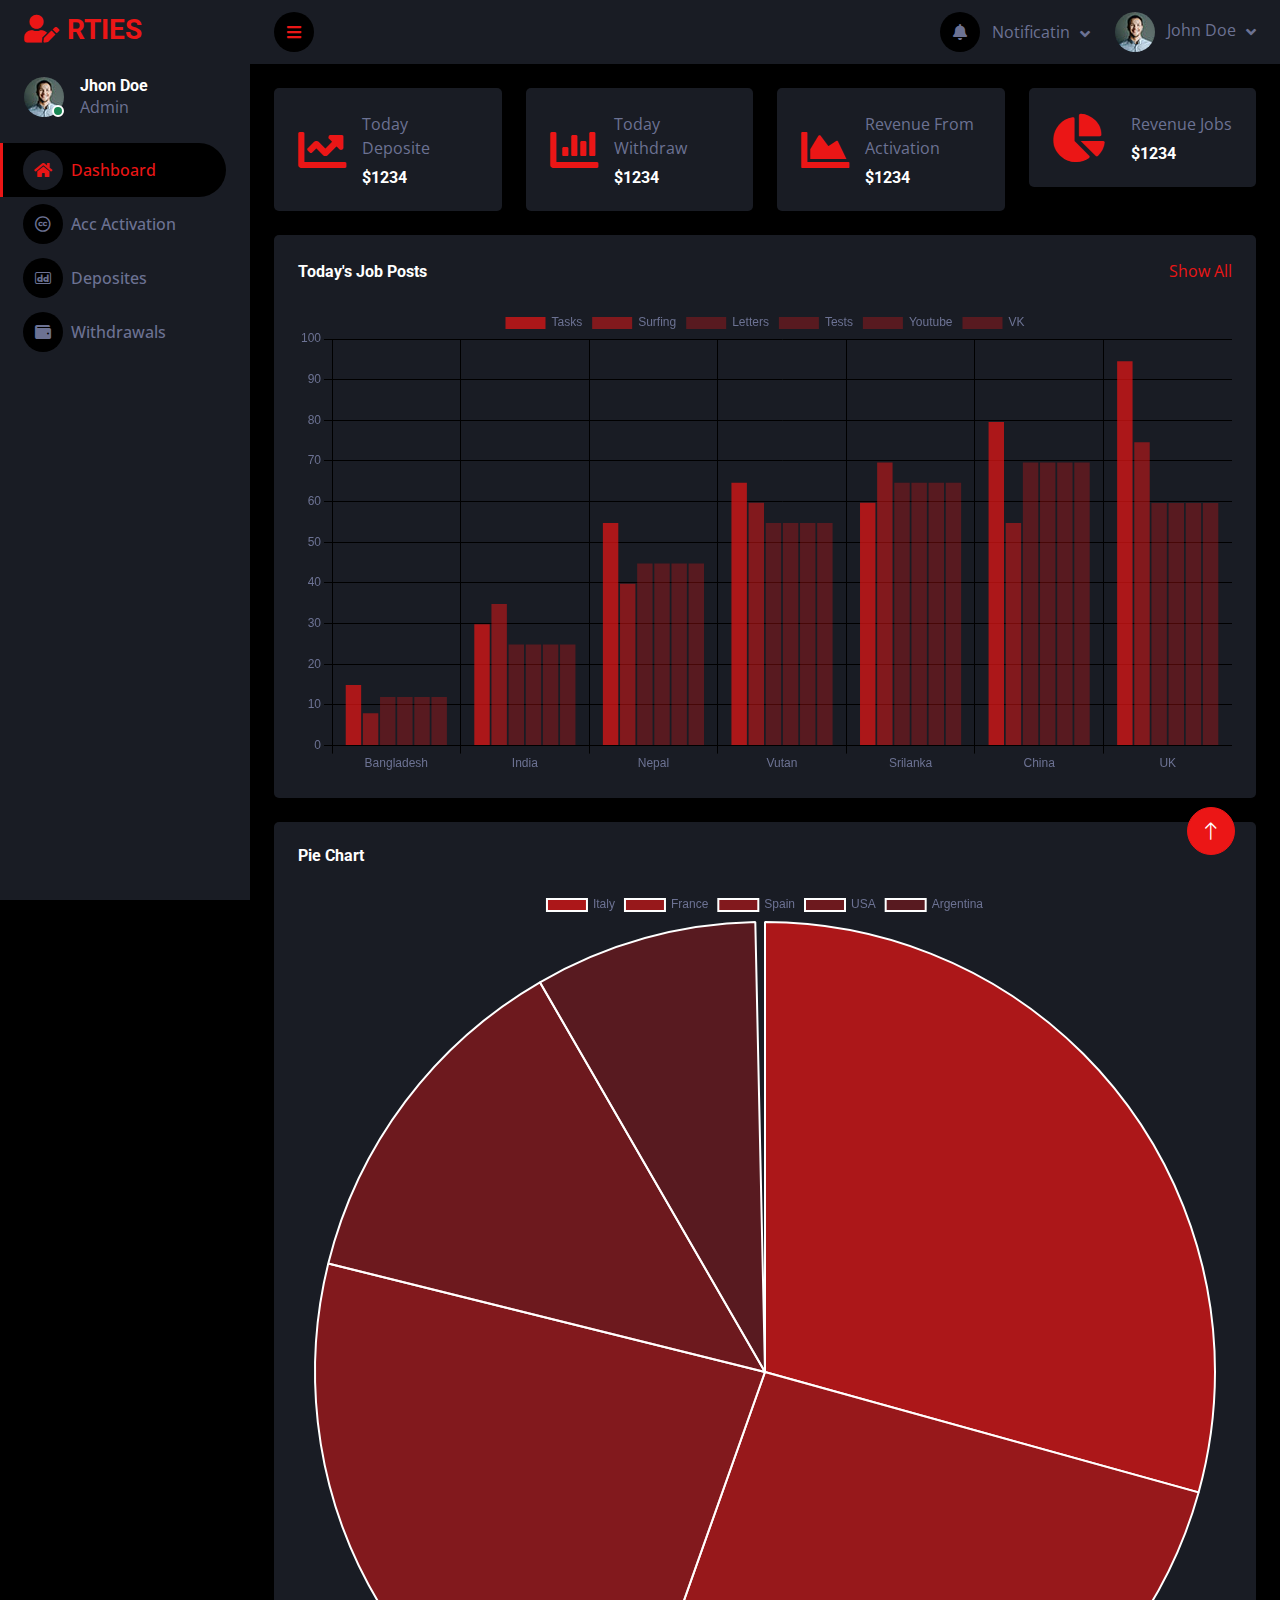
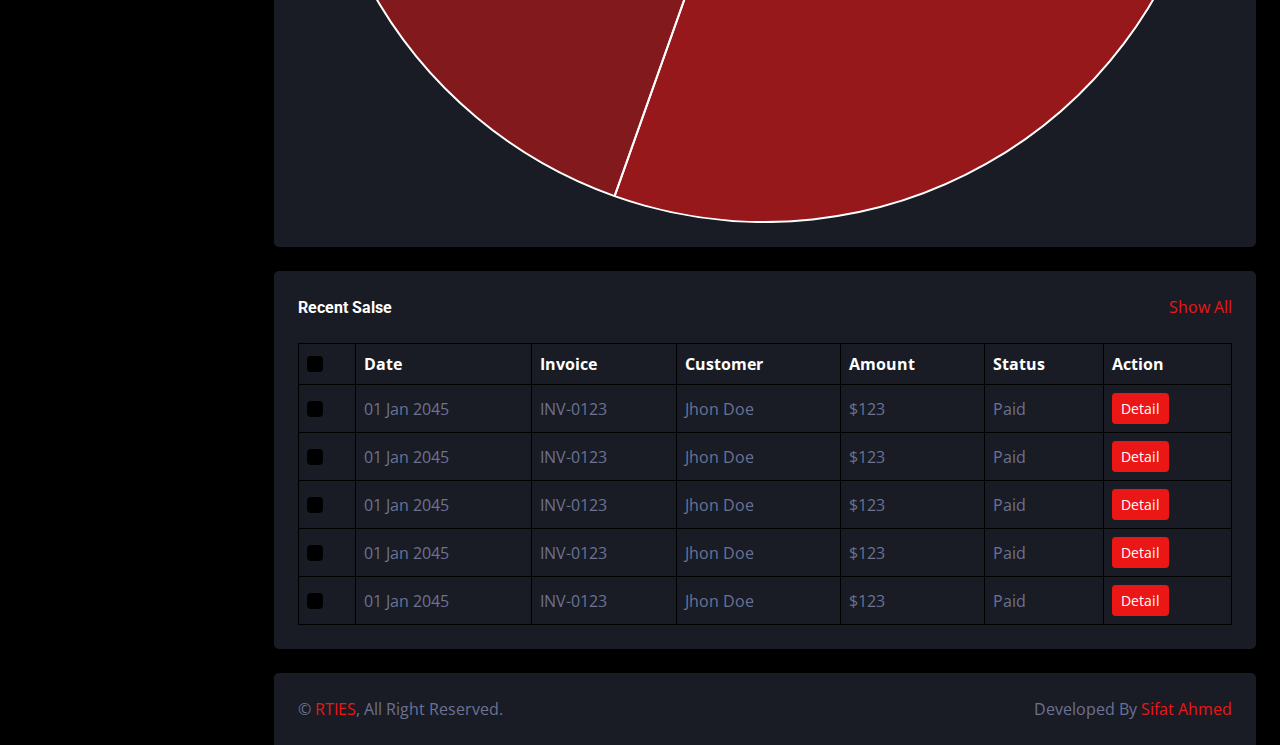
<file: adminrties.biz235/index.html>
<!DOCTYPE html>
<html lang="en">

<head>
    <meta charset="utf-8">
    <title>RTIES Admin</title>
    <meta content="width=device-width, initial-scale=1.0" name="viewport">
    <meta content="" name="keywords">
    <meta content="" name="description">

    <!-- Favicon -->
    <link href="/assets/images/favicon.png" rel="icon">

    <!-- Google Web Fonts -->
    <link rel="preconnect" href="https://fonts.googleapis.com">
    <link rel="preconnect" href="https://fonts.gstatic.com" crossorigin>
    <link href="https://fonts.googleapis.com/css2?family=Open+Sans:wght@400;600&family=Roboto:wght@500;700&display=swap"
        rel="stylesheet">

    <!-- Icon Font Stylesheet -->
    <link href="https://cdnjs.cloudflare.com/ajax/libs/font-awesome/5.10.0/css/all.min.css" rel="stylesheet">
    <link href="https://cdn.jsdelivr.net/npm/bootstrap-icons@1.4.1/font/bootstrap-icons.css" rel="stylesheet">

    <!-- Libraries Stylesheet -->
    <link href="lib/owlcarousel/assets/owl.carousel.min.css" rel="stylesheet">
    <link href="lib/tempusdominus/css/tempusdominus-bootstrap-4.min.css" rel="stylesheet" />

    <!-- Customized Bootstrap Stylesheet -->
    <link href="css/bootstrap.min.css" rel="stylesheet">

    <!-- Template Stylesheet -->
    <link href="css/style.css" rel="stylesheet">
</head>

<body>
    <div class="container-fluid position-relative d-flex p-0">
        <!-- Spinner Start -->
        <div id="spinner"
            class="show bg-dark position-fixed translate-middle w-100 vh-100 top-50 start-50 d-flex align-items-center justify-content-center">
            <div class="spinner-border text-primary" style="width: 3rem; height: 3rem;" role="status">
                <span class="sr-only">Loading...</span>
            </div>
        </div>
        <!-- Spinner End -->


        <!-- Sidebar Start -->
        <div class="sidebar pe-4 pb-3">
            <nav class="navbar bg-secondary navbar-dark">
                <a href="index.html" class="navbar-brand mx-4 mb-3">
                    <h3 class="text-primary"><i class="fa fa-user-edit me-2"></i>RTIES</h3>
                </a>
                <div class="d-flex align-items-center ms-4 mb-4">
                    <div class="position-relative">
                        <img class="rounded-circle" src="img/user.jpg" alt="" style="width: 40px; height: 40px;">
                        <div
                            class="bg-success rounded-circle border border-2 border-white position-absolute end-0 bottom-0 p-1">
                        </div>
                    </div>
                    <div class="ms-3">
                        <h6 class="mb-0">Jhon Doe</h6>
                        <span>Admin</span>
                    </div>
                </div>
                <div class="navbar-nav w-100">
                    <a href="index.html" class="nav-item nav-link active"><i class="fas fa-home me-2"></i>Dashboard</a>
                    <a href="acc-activation.html" class="nav-item nav-link"><i
                            class="fab fa-creative-commons me-2"></i>Acc
                        Activation</a>
                    <a href="deposite.html" class="nav-item nav-link"><i class="fab fa-deploydog me-2"></i>Deposites</a>
                    <a href="withdrawals.html" class="nav-item nav-link"><i
                            class="fas fa-wallet me-2"></i>Withdrawals</a>
                </div>
            </nav>
        </div>
        <!-- Sidebar End -->


        <!-- Content Start -->
        <div class="content">
            <!-- Navbar Start -->
            <nav class="navbar navbar-expand bg-secondary navbar-dark sticky-top px-4 py-0">
                <a href="index.html" class="navbar-brand d-flex d-lg-none me-4">
                    <h2 class="text-primary mb-0"><i class="fa fa-user-edit"></i></h2>
                </a>
                <a href="#" class="sidebar-toggler flex-shrink-0">
                    <i class="fa fa-bars"></i>
                </a>
                <div class="navbar-nav align-items-center ms-auto">
                    <div class="nav-item dropdown">
                        <a href="#" class="nav-link dropdown-toggle" data-bs-toggle="dropdown">
                            <i class="fa fa-bell me-lg-2"></i>
                            <span class="d-none d-lg-inline-flex">Notificatin</span>
                        </a>
                        <div class="dropdown-menu dropdown-menu-end bg-secondary border-0 rounded-0 rounded-bottom m-0">
                            <a href="#" class="dropdown-item">
                                <h6 class="fw-normal mb-0">Profile updated</h6>
                                <small>15 minutes ago</small>
                            </a>
                            <hr class="dropdown-divider">
                            <a href="#" class="dropdown-item">
                                <h6 class="fw-normal mb-0">New user added</h6>
                                <small>15 minutes ago</small>
                            </a>
                            <hr class="dropdown-divider">
                            <a href="#" class="dropdown-item">
                                <h6 class="fw-normal mb-0">Password changed</h6>
                                <small>15 minutes ago</small>
                            </a>
                            <hr class="dropdown-divider">
                            <a href="#" class="dropdown-item text-center">See all notifications</a>
                        </div>
                    </div>
                    <div class="nav-item dropdown">
                        <a href="#" class="nav-link dropdown-toggle" data-bs-toggle="dropdown">
                            <img class="rounded-circle me-lg-2" src="img/user.jpg" alt=""
                                style="width: 40px; height: 40px;">
                            <span class="d-none d-lg-inline-flex">John Doe</span>
                        </a>
                        <div class="dropdown-menu dropdown-menu-end bg-secondary border-0 rounded-0 rounded-bottom m-0">
                            <a href="#" class="dropdown-item">My Profile</a>
                            <a href="#" class="dropdown-item">Settings</a>
                            <a href="#" class="dropdown-item">Log Out</a>
                        </div>
                    </div>
                </div>
            </nav>
            <!-- Navbar End -->


            <!-- Sale & Revenue Start -->
            <div class="container-fluid pt-4 px-4">
                <div class="row g-4">
                    <div class="col-sm-6 col-xl-3">
                        <div class="bg-secondary rounded d-flex align-items-center justify-content-between p-4">
                            <i class="fa fa-chart-line fa-3x text-primary"></i>
                            <div class="ms-3">
                                <p class="mb-2">Today Deposite</p>
                                <h6 class="mb-0">$1234</h6>
                            </div>
                        </div>
                    </div>
                    <div class="col-sm-6 col-xl-3">
                        <div class="bg-secondary rounded d-flex align-items-center justify-content-between p-4">
                            <i class="fa fa-chart-bar fa-3x text-primary"></i>
                            <div class="ms-3">
                                <p class="mb-2">Today Withdraw</p>
                                <h6 class="mb-0">$1234</h6>
                            </div>
                        </div>
                    </div>
                    <div class="col-sm-6 col-xl-3">
                        <div class="bg-secondary rounded d-flex align-items-center justify-content-between p-4">
                            <i class="fa fa-chart-area fa-3x text-primary"></i>
                            <div class="ms-3">
                                <p class="mb-2">Revenue From Activation</p>
                                <h6 class="mb-0">$1234</h6>
                            </div>
                        </div>
                    </div>
                    <div class="col-sm-6 col-xl-3">
                        <div class="bg-secondary rounded d-flex align-items-center justify-content-between p-4">
                            <i class="fa fa-chart-pie fa-3x text-primary"></i>
                            <div class="ms-3">
                                <p class="mb-2">Revenue Jobs</p>
                                <h6 class="mb-0">$1234</h6>
                            </div>
                        </div>
                    </div>
                </div>
            </div>
            <!-- Sale & Revenue End -->


            <!-- Sales Chart Start -->
            <div class="container-fluid pt-4 px-4">
                <div class="row g-4">
                    <div class="col-sm-12 col-xxl-8">
                        <div class="bg-secondary text-center rounded p-4">
                            <div class="d-flex align-items-center justify-content-between mb-4">
                                <h6 class="mb-0">Today's Job Posts</h6>
                                <a href="">Show All</a>
                            </div>
                            <canvas id="todays-job-posts"></canvas>
                        </div>
                    </div>
                    <div class="col-sm-12 col-xxl-4">
                        <div class="bg-secondary rounded h-100 p-4">
                            <h6 class="mb-4">Pie Chart</h6>
                            <canvas id="pie-chart"></canvas>
                        </div>
                    </div>
                </div>
            </div>
            <!-- Sales Chart End -->


            <!-- Recent Sales Start -->
            <div class="container-fluid pt-4 px-4">
                <div class="bg-secondary text-center rounded p-4">
                    <div class="d-flex align-items-center justify-content-between mb-4">
                        <h6 class="mb-0">Recent Salse</h6>
                        <a href="">Show All</a>
                    </div>
                    <div class="table-responsive">
                        <table class="table text-start align-middle table-bordered table-hover mb-0">
                            <thead>
                                <tr class="text-white">
                                    <th scope="col"><input class="form-check-input" type="checkbox"></th>
                                    <th scope="col">Date</th>
                                    <th scope="col">Invoice</th>
                                    <th scope="col">Customer</th>
                                    <th scope="col">Amount</th>
                                    <th scope="col">Status</th>
                                    <th scope="col">Action</th>
                                </tr>
                            </thead>
                            <tbody>
                                <tr>
                                    <td><input class="form-check-input" type="checkbox"></td>
                                    <td>01 Jan 2045</td>
                                    <td>INV-0123</td>
                                    <td>Jhon Doe</td>
                                    <td>$123</td>
                                    <td>Paid</td>
                                    <td><a class="btn btn-sm btn-primary" href="">Detail</a></td>
                                </tr>
                                <tr>
                                    <td><input class="form-check-input" type="checkbox"></td>
                                    <td>01 Jan 2045</td>
                                    <td>INV-0123</td>
                                    <td>Jhon Doe</td>
                                    <td>$123</td>
                                    <td>Paid</td>
                                    <td><a class="btn btn-sm btn-primary" href="">Detail</a></td>
                                </tr>
                                <tr>
                                    <td><input class="form-check-input" type="checkbox"></td>
                                    <td>01 Jan 2045</td>
                                    <td>INV-0123</td>
                                    <td>Jhon Doe</td>
                                    <td>$123</td>
                                    <td>Paid</td>
                                    <td><a class="btn btn-sm btn-primary" href="">Detail</a></td>
                                </tr>
                                <tr>
                                    <td><input class="form-check-input" type="checkbox"></td>
                                    <td>01 Jan 2045</td>
                                    <td>INV-0123</td>
                                    <td>Jhon Doe</td>
                                    <td>$123</td>
                                    <td>Paid</td>
                                    <td><a class="btn btn-sm btn-primary" href="">Detail</a></td>
                                </tr>
                                <tr>
                                    <td><input class="form-check-input" type="checkbox"></td>
                                    <td>01 Jan 2045</td>
                                    <td>INV-0123</td>
                                    <td>Jhon Doe</td>
                                    <td>$123</td>
                                    <td>Paid</td>
                                    <td><a class="btn btn-sm btn-primary" href="">Detail</a></td>
                                </tr>
                            </tbody>
                        </table>
                    </div>
                </div>
            </div>
            <!-- Recent Sales End -->


            <!-- Footer Start -->
            <div class="container-fluid pt-4 px-4">
                <div class="bg-secondary rounded-top p-4">
                    <div class="row">
                        <div class="col-12 col-sm-6 text-center text-sm-start">
                            &copy; <a href="#">RTIES</a>, All Right Reserved.
                        </div>
                        <div class="col-12 col-sm-6 text-center text-sm-end">
                            Developed By <a href="https://sifatahmed.com">Sifat Ahmed</a>
                        </div>
                    </div>
                </div>
            </div>
            <!-- Footer End -->
        </div>
        <!-- Content End -->


        <!-- Back to Top -->
        <a href="#" class="btn btn-lg btn-primary btn-lg-square back-to-top"><i class="bi bi-arrow-up"></i></a>
    </div>

    <!-- JavaScript Libraries -->
    <script src="https://code.jquery.com/jquery-3.4.1.min.js"></script>
    <script src="https://cdn.jsdelivr.net/npm/bootstrap@5.0.0/dist/js/bootstrap.bundle.min.js"></script>
    <script src="lib/chart/chart.min.js"></script>
    <script src="lib/easing/easing.min.js"></script>
    <script src="lib/waypoints/waypoints.min.js"></script>
    <script src="lib/owlcarousel/owl.carousel.min.js"></script>
    <script src="lib/tempusdominus/js/moment.min.js"></script>
    <script src="lib/tempusdominus/js/moment-timezone.min.js"></script>
    <script src="lib/tempusdominus/js/tempusdominus-bootstrap-4.min.js"></script>

    <!-- Template Javascript -->
    <script src="js/main.js"></script>
    <script>
        var todaysJobPosts1 = $("#todays-job-posts").get(0).getContext("2d");
        var todaysJobPosts = new Chart(todaysJobPosts1, {
            type: "bar",
            data: {
                labels: ["Bangladesh", "India", "Nepal", "Vutan", "Srilanka", "China", "UK"],
                datasets: [{
                    label: "Tasks",
                    data: [15, 30, 55, 65, 60, 80, 95],
                    backgroundColor: "rgba(235, 22, 22, .7)"
                },
                {
                    label: "Surfing",
                    data: [8, 35, 40, 60, 70, 55, 75],
                    backgroundColor: "rgba(235, 22, 22, .5)"
                },
                {
                    label: "Letters",
                    data: [12, 25, 45, 55, 65, 70, 60],
                    backgroundColor: "rgba(235, 22, 22, .3)"
                },
                {
                    label: "Tests",
                    data: [12, 25, 45, 55, 65, 70, 60],
                    backgroundColor: "rgba(235, 22, 22, .3)"
                },
                {
                    label: "Youtube",
                    data: [12, 25, 45, 55, 65, 70, 60],
                    backgroundColor: "rgba(235, 22, 22, .3)"
                },
                {
                    label: "VK",
                    data: [12, 25, 45, 55, 65, 70, 60],
                    backgroundColor: "rgba(235, 22, 22, .3)"
                }
                ]
            },
            options: {
                responsive: true
            }
        });
    </script>
</body>

</html>
</file>
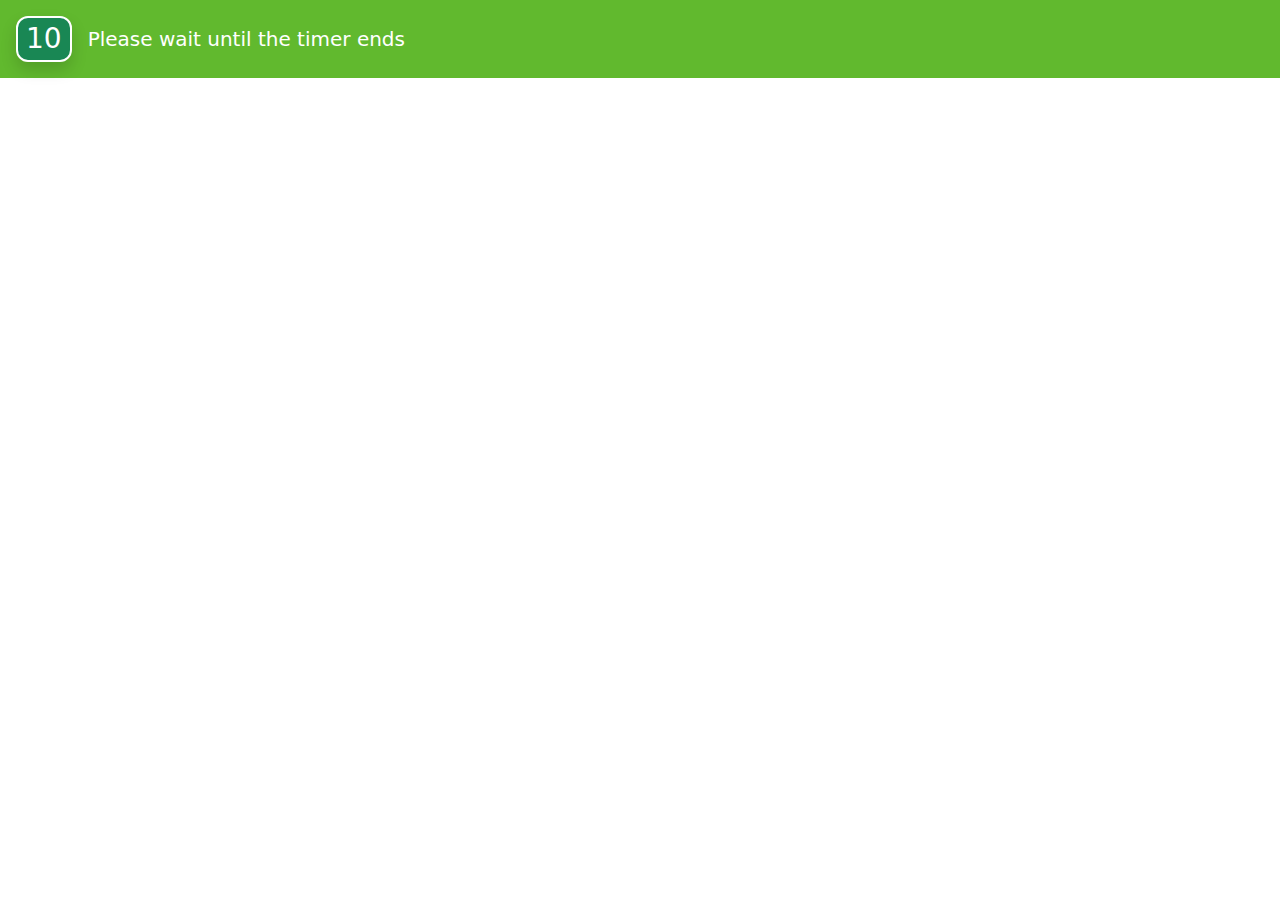
<file: yt-vid.html>
<!DOCTYPE html>
<html lang="en">

<head>
    <meta charset="UTF-8">
    <meta name="viewport" content="width=device-width, initial-scale=1.0">
    <title>RTIES Free Online Earning Platform | Best Microjob Site</title>
    <link rel="shortcut icon" href="assets/images/favicon.png" type="image/x-icon">
    <!-- bootstrap link start -->
    <link rel="stylesheet" href="assets/css/bootstrap.min.css">
    <link rel="stylesheet" href="https://cdn.jsdelivr.net/npm/bootstrap-icons@1.11.2/font/bootstrap-icons.min.css">
    <!-- bootstrap link end -->
    <!-- custom css style start -->
    <link rel="stylesheet" href="assets/css/style.css">
    <!-- custom css style end -->
</head>

<body class="overflow-hidden">
    <header class="w-100 p-3 bg-primary d-flex gap-3 align-items-center">
        <span id="timer" data-time="10" class="bg-success shadow border-2 border border-white fs-3 text-white px-2 py-0 d-flex justify-content-center align-items-center" style="width: fit-content; border-radius: 12px; pointer-events: none;">
            10
        </span>
        <p class="p-0 m-0 text-white fs-5">Please wait until the timer ends</p>
    </header>
    <!-- <button>Hello</button> -->
    <iframe id="myIframe" src="https://www.youtube.com/embed/tU40ypO6Ohw?si=xuFnDj1e0rLkumUd" class="position-fixed w-100" style="height: calc(100% - 78px); top: 78px; left: 0;" title="YouTube video player" frameborder="0" allow="accelerometer; autoplay; clipboard-write; encrypted-media; gyroscope; picture-in-picture; web-share" allowfullscreen></iframe>

    <!--  -->



    <!-- bootstrap start -->
    <script src="assets/js/bootstrap.bundle.min.js"></script>
    <!-- bootstrap end -->
    <!-- jquery start -->
    <script src="assets/js/jquery.min.js"></script>
    <!-- jquery end -->
    <!-- custom javascript start -->
    <script src="assets/js/timerjs.js"></script>
    <script src="assets/js/app.js"></script>
    <!-- custom javascript end -->
</body>

</html>
</file>
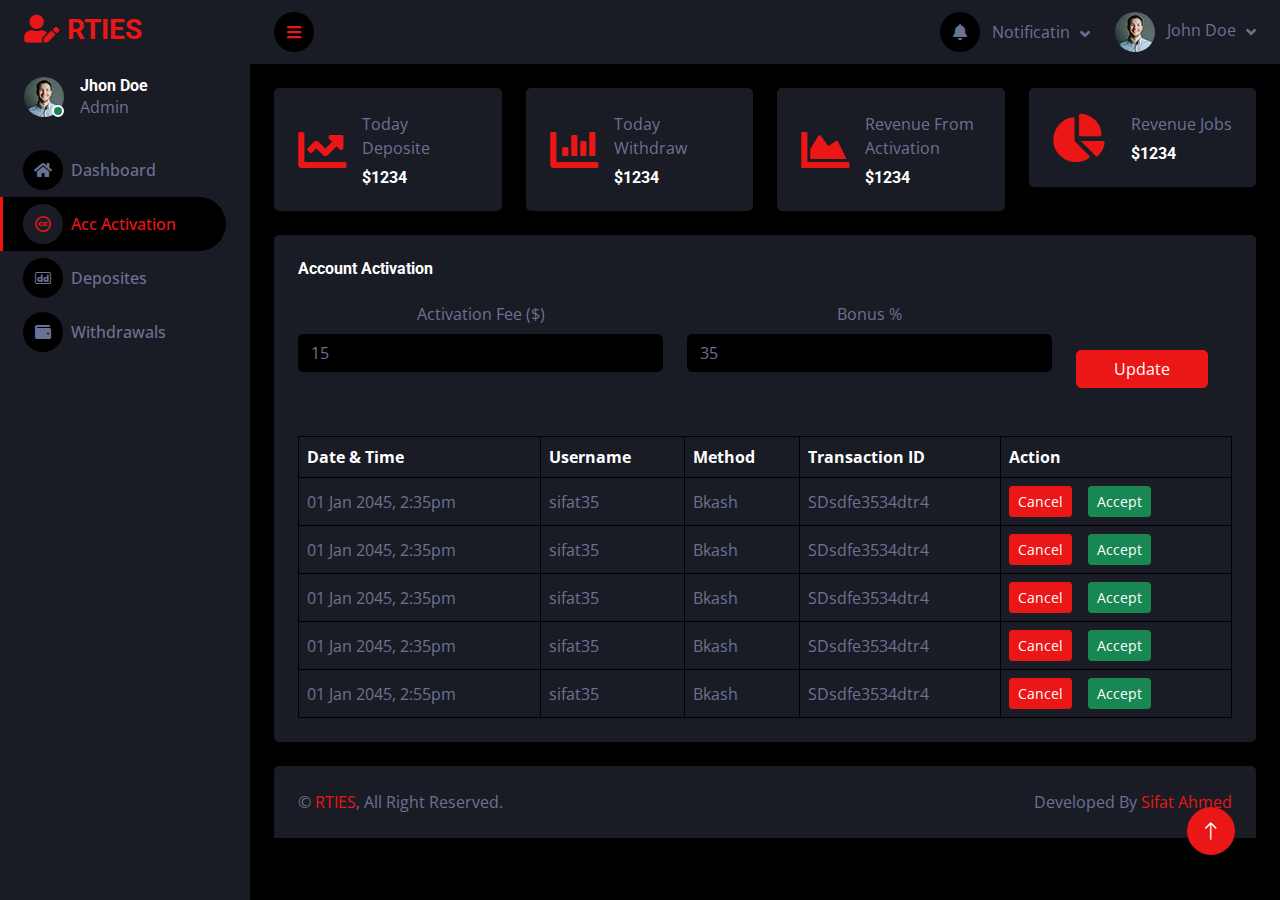
<file: adminrties.biz235/acc-activation.html>
<!DOCTYPE html>
<html lang="en">

<head>
    <meta charset="utf-8">
    <title>RTIES Account Activation</title>
    <meta content="width=device-width, initial-scale=1.0" name="viewport">
    <meta content="" name="keywords">
    <meta content="" name="description">

    <!-- Favicon -->
    <link href="/assets/images/favicon.png" rel="icon">

    <!-- Google Web Fonts -->
    <link rel="preconnect" href="https://fonts.googleapis.com">
    <link rel="preconnect" href="https://fonts.gstatic.com" crossorigin>
    <link href="https://fonts.googleapis.com/css2?family=Open+Sans:wght@400;600&family=Roboto:wght@500;700&display=swap"
        rel="stylesheet">

    <!-- Icon Font Stylesheet -->
    <link href="https://cdnjs.cloudflare.com/ajax/libs/font-awesome/5.10.0/css/all.min.css" rel="stylesheet">
    <link href="https://cdn.jsdelivr.net/npm/bootstrap-icons@1.4.1/font/bootstrap-icons.css" rel="stylesheet">

    <!-- Libraries Stylesheet -->
    <link href="lib/owlcarousel/assets/owl.carousel.min.css" rel="stylesheet">
    <link href="lib/tempusdominus/css/tempusdominus-bootstrap-4.min.css" rel="stylesheet" />

    <!-- Customized Bootstrap Stylesheet -->
    <link href="css/bootstrap.min.css" rel="stylesheet">

    <!-- Template Stylesheet -->
    <link href="css/style.css" rel="stylesheet">
    <link rel="stylesheet" href="//cdn.datatables.net/1.13.7/css/jquery.dataTables.min.css">
</head>

<body>
    <div class="container-fluid position-relative d-flex p-0">
        <!-- Spinner Start -->
        <div id="spinner"
            class="show bg-dark position-fixed translate-middle w-100 vh-100 top-50 start-50 d-flex align-items-center justify-content-center">
            <div class="spinner-border text-primary" style="width: 3rem; height: 3rem;" role="status">
                <span class="sr-only">Loading...</span>
            </div>
        </div>
        <!-- Spinner End -->


        <!-- Sidebar Start -->
        <div class="sidebar pe-4 pb-3">
            <nav class="navbar bg-secondary navbar-dark">
                <a href="index.html" class="navbar-brand mx-4 mb-3">
                    <h3 class="text-primary"><i class="fa fa-user-edit me-2"></i>RTIES</h3>
                </a>
                <div class="d-flex align-items-center ms-4 mb-4">
                    <div class="position-relative">
                        <img class="rounded-circle" src="img/user.jpg" alt="" style="width: 40px; height: 40px;">
                        <div
                            class="bg-success rounded-circle border border-2 border-white position-absolute end-0 bottom-0 p-1">
                        </div>
                    </div>
                    <div class="ms-3">
                        <h6 class="mb-0">Jhon Doe</h6>
                        <span>Admin</span>
                    </div>
                </div>
                <div class="navbar-nav w-100">
                    <a href="index.html" class="nav-item nav-link"><i class="fas fa-home me-2"></i>Dashboard</a>
                    <a href="acc-activation.html" class="nav-item nav-link active"><i
                            class="fab fa-creative-commons me-2"></i>Acc
                        Activation</a>
                    <a href="deposite.html" class="nav-item nav-link"><i class="fab fa-deploydog me-2"></i>Deposites</a>
                    <a href="withdrawals.html" class="nav-item nav-link"><i
                            class="fas fa-wallet me-2"></i>Withdrawals</a>
                </div>
            </nav>
        </div>
        <!-- Sidebar End -->


        <!-- Content Start -->
        <div class="content">
            <!-- Navbar Start -->
            <nav class="navbar navbar-expand bg-secondary navbar-dark sticky-top px-4 py-0">
                <a href="index.html" class="navbar-brand d-flex d-lg-none me-4">
                    <h2 class="text-primary mb-0"><i class="fa fa-user-edit"></i></h2>
                </a>
                <a href="#" class="sidebar-toggler flex-shrink-0">
                    <i class="fa fa-bars"></i>
                </a>
                <div class="navbar-nav align-items-center ms-auto">
                    <div class="nav-item dropdown">
                        <a href="#" class="nav-link dropdown-toggle" data-bs-toggle="dropdown">
                            <i class="fa fa-bell me-lg-2"></i>
                            <span class="d-none d-lg-inline-flex">Notificatin</span>
                        </a>
                        <div class="dropdown-menu dropdown-menu-end bg-secondary border-0 rounded-0 rounded-bottom m-0">
                            <a href="#" class="dropdown-item">
                                <h6 class="fw-normal mb-0">Profile updated</h6>
                                <small>15 minutes ago</small>
                            </a>
                            <hr class="dropdown-divider">
                            <a href="#" class="dropdown-item">
                                <h6 class="fw-normal mb-0">New user added</h6>
                                <small>15 minutes ago</small>
                            </a>
                            <hr class="dropdown-divider">
                            <a href="#" class="dropdown-item">
                                <h6 class="fw-normal mb-0">Password changed</h6>
                                <small>15 minutes ago</small>
                            </a>
                            <hr class="dropdown-divider">
                            <a href="#" class="dropdown-item text-center">See all notifications</a>
                        </div>
                    </div>
                    <div class="nav-item dropdown">
                        <a href="#" class="nav-link dropdown-toggle" data-bs-toggle="dropdown">
                            <img class="rounded-circle me-lg-2" src="img/user.jpg" alt=""
                                style="width: 40px; height: 40px;">
                            <span class="d-none d-lg-inline-flex">John Doe</span>
                        </a>
                        <div class="dropdown-menu dropdown-menu-end bg-secondary border-0 rounded-0 rounded-bottom m-0">
                            <a href="#" class="dropdown-item">My Profile</a>
                            <a href="#" class="dropdown-item">Settings</a>
                            <a href="#" class="dropdown-item">Log Out</a>
                        </div>
                    </div>
                </div>
            </nav>
            <!-- Navbar End -->


            <!-- Sale & Revenue Start -->
            <div class="container-fluid pt-4 px-4">
                <div class="row g-4">
                    <div class="col-sm-6 col-xl-3">
                        <div class="bg-secondary rounded d-flex align-items-center justify-content-between p-4">
                            <i class="fa fa-chart-line fa-3x text-primary"></i>
                            <div class="ms-3">
                                <p class="mb-2">Today Deposite</p>
                                <h6 class="mb-0">$1234</h6>
                            </div>
                        </div>
                    </div>
                    <div class="col-sm-6 col-xl-3">
                        <div class="bg-secondary rounded d-flex align-items-center justify-content-between p-4">
                            <i class="fa fa-chart-bar fa-3x text-primary"></i>
                            <div class="ms-3">
                                <p class="mb-2">Today Withdraw</p>
                                <h6 class="mb-0">$1234</h6>
                            </div>
                        </div>
                    </div>
                    <div class="col-sm-6 col-xl-3">
                        <div class="bg-secondary rounded d-flex align-items-center justify-content-between p-4">
                            <i class="fa fa-chart-area fa-3x text-primary"></i>
                            <div class="ms-3">
                                <p class="mb-2">Revenue From Activation</p>
                                <h6 class="mb-0">$1234</h6>
                            </div>
                        </div>
                    </div>
                    <div class="col-sm-6 col-xl-3">
                        <div class="bg-secondary rounded d-flex align-items-center justify-content-between p-4">
                            <i class="fa fa-chart-pie fa-3x text-primary"></i>
                            <div class="ms-3">
                                <p class="mb-2">Revenue Jobs</p>
                                <h6 class="mb-0">$1234</h6>
                            </div>
                        </div>
                    </div>
                </div>
            </div>
            <!-- Sale & Revenue End -->


            <!-- Recent Sales Start -->
            <div class="container-fluid pt-4 px-4">
                <div class="bg-secondary text-center rounded p-4">
                    <div class="d-flex align-items-center justify-content-between mb-4">
                        <h6 class="mb-0">Account Activation</h6>
                    </div>
                    <div class="pb-5 d-flex w-100">
                        <form class="row align-items-end w-100">
                            <div class="col-xxl-5 col-xl-5 col-lg-5 col-md-4 col-sm-4 col-6 pb-xxl-0 pb-3">
                                <label class="form-label">Activation Fee ($)</label>
                                <input type="number" class="form-control" value="15">
                            </div>
                            <div class="col-xxl-5 col-xl-5 col-lg-5 col-md-4 col-sm-4 col-6 pb-xxl-0 pb-3">
                                <label class="form-label">Bonus %</label>
                                <input type="number" class="form-control" value="35">
                            </div>
                            <div class="col-xxl-2 col-xl-2 col-lg2 col-md-4 col-sm-4 col-12" style="height: fit-content;">
                                <button type="submit" class="btn btn-primary w-100">Update</button>
                            </div>
                        </form>
                    </div>
                    <div class="table-responsive">
                        <table id="myTable" class="table text-start align-middle table-bordered table-hover mb-0">
                            <thead>
                                <tr class="text-white">
                                    <th scope="col">Date & Time</th>
                                    <th scope="col">Username</th>
                                    <th scope="col">Method</th>
                                    <th scope="col">Transaction ID</th>
                                    <th scope="col">Action</th>
                                </tr>
                            </thead>
                            <tbody>
                                <tr>
                                    <td>01 Jan 2045, 2:35pm</td>
                                    <td>sifat35</td>
                                    <td>Bkash</td>
                                    <td>SDsdfe3534dtr4</td>
                                    <td>
                                        <div class="d-flex gap-3">
                                            <a class="btn btn-sm btn-primary" href="#">Cancel</a>
                                            <a class="btn btn-sm btn-success" href="#">Accept</a>
                                        </div>
                                    </td>
                                </tr>
                                <tr>
                                    <td>01 Jan 2045, 2:35pm</td>
                                    <td>sifat35</td>
                                    <td>Bkash</td>
                                    <td>SDsdfe3534dtr4</td>
                                    <td>
                                        <div class="d-flex gap-3">
                                            <a class="btn btn-sm btn-primary" href="#">Cancel</a>
                                            <a class="btn btn-sm btn-success" href="#">Accept</a>
                                        </div>
                                    </td>
                                </tr>
                                <tr>
                                    <td>01 Jan 2045, 2:35pm</td>
                                    <td>sifat35</td>
                                    <td>Bkash</td>
                                    <td>SDsdfe3534dtr4</td>
                                    <td>
                                        <div class="d-flex gap-3">
                                            <a class="btn btn-sm btn-primary" href="#">Cancel</a>
                                            <a class="btn btn-sm btn-success" href="#">Accept</a>
                                        </div>
                                    </td>
                                </tr>
                                <tr>
                                    <td>01 Jan 2045, 2:35pm</td>
                                    <td>sifat35</td>
                                    <td>Bkash</td>
                                    <td>SDsdfe3534dtr4</td>
                                    <td>
                                        <div class="d-flex gap-3">
                                            <a class="btn btn-sm btn-primary" href="#">Cancel</a>
                                            <a class="btn btn-sm btn-success" href="#">Accept</a>
                                        </div>
                                    </td>
                                </tr>
                                <tr>
                                    <td>01 Jan 2045, 2:55pm</td>
                                    <td>sifat35</td>
                                    <td>Bkash</td>
                                    <td>SDsdfe3534dtr4</td>
                                    <td>
                                        <div class="d-flex gap-3">
                                            <a class="btn btn-sm btn-primary" href="#">Cancel</a>
                                            <a class="btn btn-sm btn-success" href="#">Accept</a>
                                        </div>
                                    </td>
                                </tr>
                            </tbody>
                        </table>
                    </div>
                </div>
            </div>
            <!-- Recent Sales End -->


            <!-- Footer Start -->
            <div class="container-fluid pt-4 px-4">
                <div class="bg-secondary rounded-top p-4">
                    <div class="row">
                        <div class="col-12 col-sm-6 text-center text-sm-start">
                            &copy; <a href="#">RTIES</a>, All Right Reserved.
                        </div>
                        <div class="col-12 col-sm-6 text-center text-sm-end">
                            Developed By <a href="https://sifatahmed.com">Sifat Ahmed</a>
                        </div>
                    </div>
                </div>
            </div>
            <!-- Footer End -->
        </div>
        <!-- Content End -->


        <!-- Back to Top -->
        <a href="#" class="btn btn-lg btn-primary btn-lg-square back-to-top"><i class="bi bi-arrow-up"></i></a>
    </div>

    <!-- JavaScript Libraries -->
    <script src="https://code.jquery.com/jquery-3.4.1.min.js"></script>
    <script src="https://cdn.jsdelivr.net/npm/bootstrap@5.0.0/dist/js/bootstrap.bundle.min.js"></script>
    <script src="lib/chart/chart.min.js"></script>
    <script src="lib/easing/easing.min.js"></script>
    <script src="lib/waypoints/waypoints.min.js"></script>
    <script src="lib/owlcarousel/owl.carousel.min.js"></script>
    <script src="lib/tempusdominus/js/moment.min.js"></script>
    <script src="lib/tempusdominus/js/moment-timezone.min.js"></script>
    <script src="lib/tempusdominus/js/tempusdominus-bootstrap-4.min.js"></script>

    <!-- Template Javascript -->
    <script src="//cdn.datatables.net/1.13.7/js/jquery.dataTables.min.js"></script>
    <script src="js/main.js"></script>
</body>

</html>
</file>
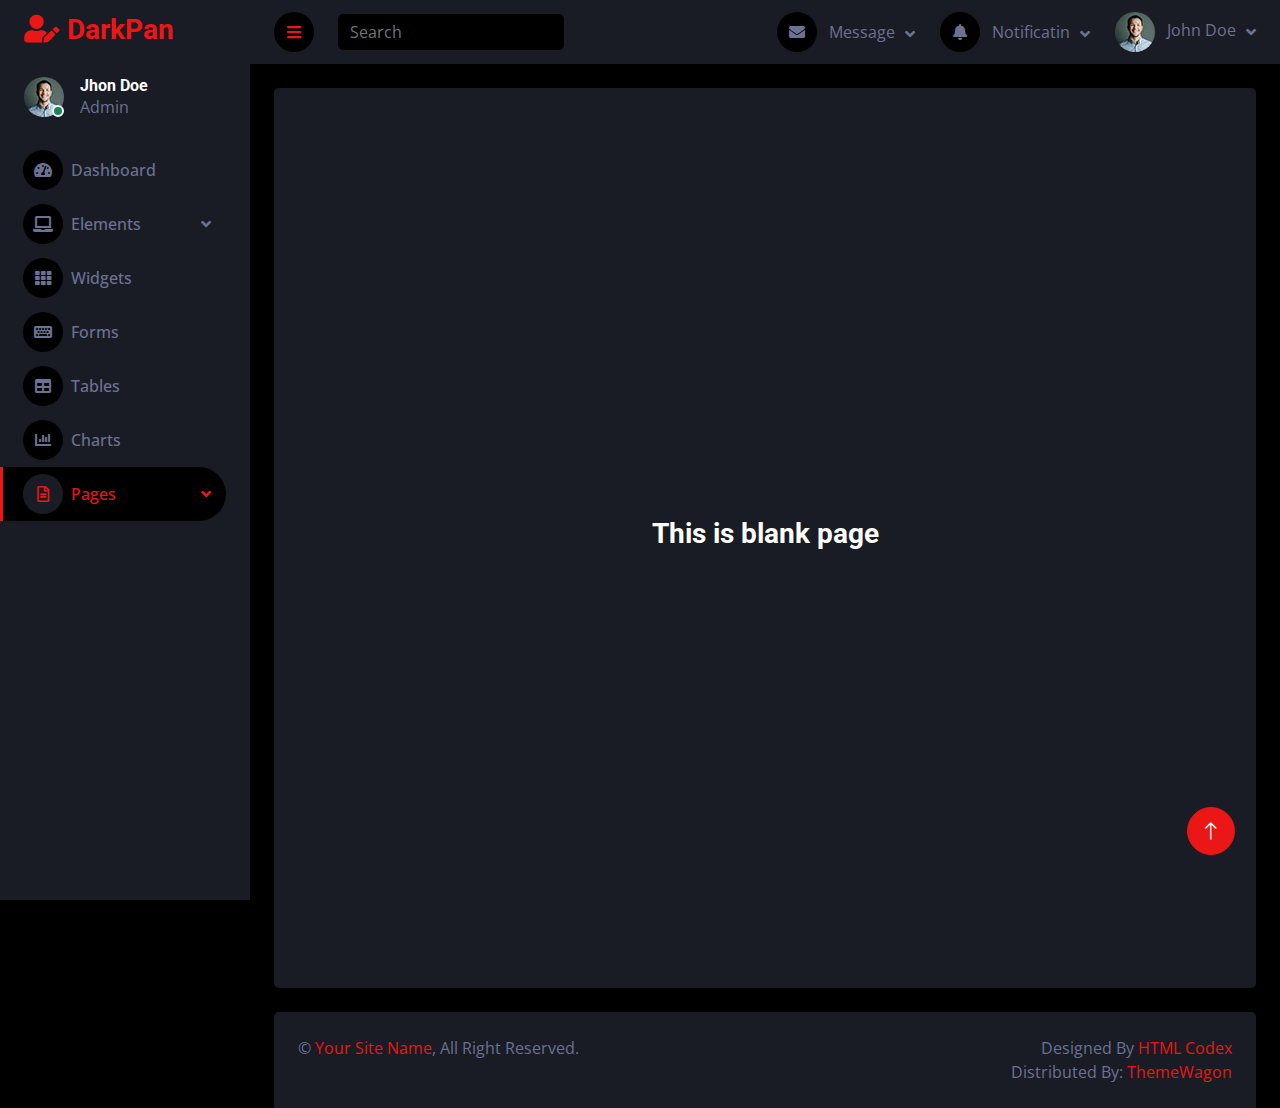
<file: adminrties.biz235/blank.html>
<!DOCTYPE html>
<html lang="en">

<head>
    <meta charset="utf-8">
    <title>DarkPan - Bootstrap 5 Admin Template</title>
    <meta content="width=device-width, initial-scale=1.0" name="viewport">
    <meta content="" name="keywords">
    <meta content="" name="description">

    <!-- Favicon -->
    <link href="img/favicon.ico" rel="icon">

    <!-- Google Web Fonts -->
    <link rel="preconnect" href="https://fonts.googleapis.com">
    <link rel="preconnect" href="https://fonts.gstatic.com" crossorigin>
    <link href="https://fonts.googleapis.com/css2?family=Open+Sans:wght@400;600&family=Roboto:wght@500;700&display=swap" rel="stylesheet"> 
    
    <!-- Icon Font Stylesheet -->
    <link href="https://cdnjs.cloudflare.com/ajax/libs/font-awesome/5.10.0/css/all.min.css" rel="stylesheet">
    <link href="https://cdn.jsdelivr.net/npm/bootstrap-icons@1.4.1/font/bootstrap-icons.css" rel="stylesheet">

    <!-- Libraries Stylesheet -->
    <link href="lib/owlcarousel/assets/owl.carousel.min.css" rel="stylesheet">
    <link href="lib/tempusdominus/css/tempusdominus-bootstrap-4.min.css" rel="stylesheet" />

    <!-- Customized Bootstrap Stylesheet -->
    <link href="css/bootstrap.min.css" rel="stylesheet">

    <!-- Template Stylesheet -->
    <link href="css/style.css" rel="stylesheet">
</head>

<body>
    <div class="container-fluid position-relative d-flex p-0">
        <!-- Spinner Start -->
        <div id="spinner" class="show bg-dark position-fixed translate-middle w-100 vh-100 top-50 start-50 d-flex align-items-center justify-content-center">
            <div class="spinner-border text-primary" style="width: 3rem; height: 3rem;" role="status">
                <span class="sr-only">Loading...</span>
            </div>
        </div>
        <!-- Spinner End -->


        <!-- Sidebar Start -->
        <div class="sidebar pe-4 pb-3">
            <nav class="navbar bg-secondary navbar-dark">
                <a href="index.html" class="navbar-brand mx-4 mb-3">
                    <h3 class="text-primary"><i class="fa fa-user-edit me-2"></i>DarkPan</h3>
                </a>
                <div class="d-flex align-items-center ms-4 mb-4">
                    <div class="position-relative">
                        <img class="rounded-circle" src="img/user.jpg" alt="" style="width: 40px; height: 40px;">
                        <div class="bg-success rounded-circle border border-2 border-white position-absolute end-0 bottom-0 p-1"></div>
                    </div>
                    <div class="ms-3">
                        <h6 class="mb-0">Jhon Doe</h6>
                        <span>Admin</span>
                    </div>
                </div>
                <div class="navbar-nav w-100">
                    <a href="index.html" class="nav-item nav-link"><i class="fa fa-tachometer-alt me-2"></i>Dashboard</a>
                    <div class="nav-item dropdown">
                        <a href="#" class="nav-link dropdown-toggle" data-bs-toggle="dropdown"><i class="fa fa-laptop me-2"></i>Elements</a>
                        <div class="dropdown-menu bg-transparent border-0">
                            <a href="button.html" class="dropdown-item">Buttons</a>
                            <a href="typography.html" class="dropdown-item">Typography</a>
                            <a href="element.html" class="dropdown-item">Other Elements</a>
                        </div>
                    </div>
                    <a href="widget.html" class="nav-item nav-link"><i class="fa fa-th me-2"></i>Widgets</a>
                    <a href="form.html" class="nav-item nav-link"><i class="fa fa-keyboard me-2"></i>Forms</a>
                    <a href="table.html" class="nav-item nav-link"><i class="fa fa-table me-2"></i>Tables</a>
                    <a href="chart.html" class="nav-item nav-link"><i class="fa fa-chart-bar me-2"></i>Charts</a>
                    <div class="nav-item dropdown">
                        <a href="#" class="nav-link dropdown-toggle active" data-bs-toggle="dropdown"><i class="far fa-file-alt me-2"></i>Pages</a>
                        <div class="dropdown-menu bg-transparent border-0">
                            <a href="signin.html" class="dropdown-item">Sign In</a>
                            <a href="signup.html" class="dropdown-item">Sign Up</a>
                            <a href="404.html" class="dropdown-item">404 Error</a>
                            <a href="blank.html" class="dropdown-item active">Blank Page</a>
                        </div>
                    </div>
                </div>
            </nav>
        </div>
        <!-- Sidebar End -->


        <!-- Content Start -->
        <div class="content">
            <!-- Navbar Start -->
            <nav class="navbar navbar-expand bg-secondary navbar-dark sticky-top px-4 py-0">
                <a href="index.html" class="navbar-brand d-flex d-lg-none me-4">
                    <h2 class="text-primary mb-0"><i class="fa fa-user-edit"></i></h2>
                </a>
                <a href="#" class="sidebar-toggler flex-shrink-0">
                    <i class="fa fa-bars"></i>
                </a>
                <form class="d-none d-md-flex ms-4">
                    <input class="form-control bg-dark border-0" type="search" placeholder="Search">
                </form>
                <div class="navbar-nav align-items-center ms-auto">
                    <div class="nav-item dropdown">
                        <a href="#" class="nav-link dropdown-toggle" data-bs-toggle="dropdown">
                            <i class="fa fa-envelope me-lg-2"></i>
                            <span class="d-none d-lg-inline-flex">Message</span>
                        </a>
                        <div class="dropdown-menu dropdown-menu-end bg-secondary border-0 rounded-0 rounded-bottom m-0">
                            <a href="#" class="dropdown-item">
                                <div class="d-flex align-items-center">
                                    <img class="rounded-circle" src="img/user.jpg" alt="" style="width: 40px; height: 40px;">
                                    <div class="ms-2">
                                        <h6 class="fw-normal mb-0">Jhon send you a message</h6>
                                        <small>15 minutes ago</small>
                                    </div>
                                </div>
                            </a>
                            <hr class="dropdown-divider">
                            <a href="#" class="dropdown-item">
                                <div class="d-flex align-items-center">
                                    <img class="rounded-circle" src="img/user.jpg" alt="" style="width: 40px; height: 40px;">
                                    <div class="ms-2">
                                        <h6 class="fw-normal mb-0">Jhon send you a message</h6>
                                        <small>15 minutes ago</small>
                                    </div>
                                </div>
                            </a>
                            <hr class="dropdown-divider">
                            <a href="#" class="dropdown-item">
                                <div class="d-flex align-items-center">
                                    <img class="rounded-circle" src="img/user.jpg" alt="" style="width: 40px; height: 40px;">
                                    <div class="ms-2">
                                        <h6 class="fw-normal mb-0">Jhon send you a message</h6>
                                        <small>15 minutes ago</small>
                                    </div>
                                </div>
                            </a>
                            <hr class="dropdown-divider">
                            <a href="#" class="dropdown-item text-center">See all message</a>
                        </div>
                    </div>
                    <div class="nav-item dropdown">
                        <a href="#" class="nav-link dropdown-toggle" data-bs-toggle="dropdown">
                            <i class="fa fa-bell me-lg-2"></i>
                            <span class="d-none d-lg-inline-flex">Notificatin</span>
                        </a>
                        <div class="dropdown-menu dropdown-menu-end bg-secondary border-0 rounded-0 rounded-bottom m-0">
                            <a href="#" class="dropdown-item">
                                <h6 class="fw-normal mb-0">Profile updated</h6>
                                <small>15 minutes ago</small>
                            </a>
                            <hr class="dropdown-divider">
                            <a href="#" class="dropdown-item">
                                <h6 class="fw-normal mb-0">New user added</h6>
                                <small>15 minutes ago</small>
                            </a>
                            <hr class="dropdown-divider">
                            <a href="#" class="dropdown-item">
                                <h6 class="fw-normal mb-0">Password changed</h6>
                                <small>15 minutes ago</small>
                            </a>
                            <hr class="dropdown-divider">
                            <a href="#" class="dropdown-item text-center">See all notifications</a>
                        </div>
                    </div>
                    <div class="nav-item dropdown">
                        <a href="#" class="nav-link dropdown-toggle" data-bs-toggle="dropdown">
                            <img class="rounded-circle me-lg-2" src="img/user.jpg" alt="" style="width: 40px; height: 40px;">
                            <span class="d-none d-lg-inline-flex">John Doe</span>
                        </a>
                        <div class="dropdown-menu dropdown-menu-end bg-secondary border-0 rounded-0 rounded-bottom m-0">
                            <a href="#" class="dropdown-item">My Profile</a>
                            <a href="#" class="dropdown-item">Settings</a>
                            <a href="#" class="dropdown-item">Log Out</a>
                        </div>
                    </div>
                </div>
            </nav>
            <!-- Navbar End -->


            <!-- Blank Start -->
            <div class="container-fluid pt-4 px-4">
                <div class="row vh-100 bg-secondary rounded align-items-center justify-content-center mx-0">
                    <div class="col-md-6 text-center">
                        <h3>This is blank page</h3>
                    </div>
                </div>
            </div>
            <!-- Blank End -->


            <!-- Footer Start -->
            <div class="container-fluid pt-4 px-4">
                <div class="bg-secondary rounded-top p-4">
                    <div class="row">
                        <div class="col-12 col-sm-6 text-center text-sm-start">
                            &copy; <a href="#">Your Site Name</a>, All Right Reserved. 
                        </div>
                        <div class="col-12 col-sm-6 text-center text-sm-end">
                            <!--/*** This template is free as long as you keep the footer author’s credit link/attribution link/backlink. If you'd like to use the template without the footer author’s credit link/attribution link/backlink, you can purchase the Credit Removal License from "https://htmlcodex.com/credit-removal". Thank you for your support. ***/-->
                            Designed By <a href="https://htmlcodex.com">HTML Codex</a>
                            <br>Distributed By: <a href="https://themewagon.com" target="_blank">ThemeWagon</a>
                        </div>
                    </div>
                </div>
            </div>
            <!-- Footer End -->
        </div>
        <!-- Content End -->


        <!-- Back to Top -->
        <a href="#" class="btn btn-lg btn-primary btn-lg-square back-to-top"><i class="bi bi-arrow-up"></i></a>
    </div>

    <!-- JavaScript Libraries -->
    <script src="https://code.jquery.com/jquery-3.4.1.min.js"></script>
    <script src="https://cdn.jsdelivr.net/npm/bootstrap@5.0.0/dist/js/bootstrap.bundle.min.js"></script>
    <script src="lib/chart/chart.min.js"></script>
    <script src="lib/easing/easing.min.js"></script>
    <script src="lib/waypoints/waypoints.min.js"></script>
    <script src="lib/owlcarousel/owl.carousel.min.js"></script>
    <script src="lib/tempusdominus/js/moment.min.js"></script>
    <script src="lib/tempusdominus/js/moment-timezone.min.js"></script>
    <script src="lib/tempusdominus/js/tempusdominus-bootstrap-4.min.js"></script>

    <!-- Template Javascript -->
    <script src="js/main.js"></script>
</body>

</html>
</file>
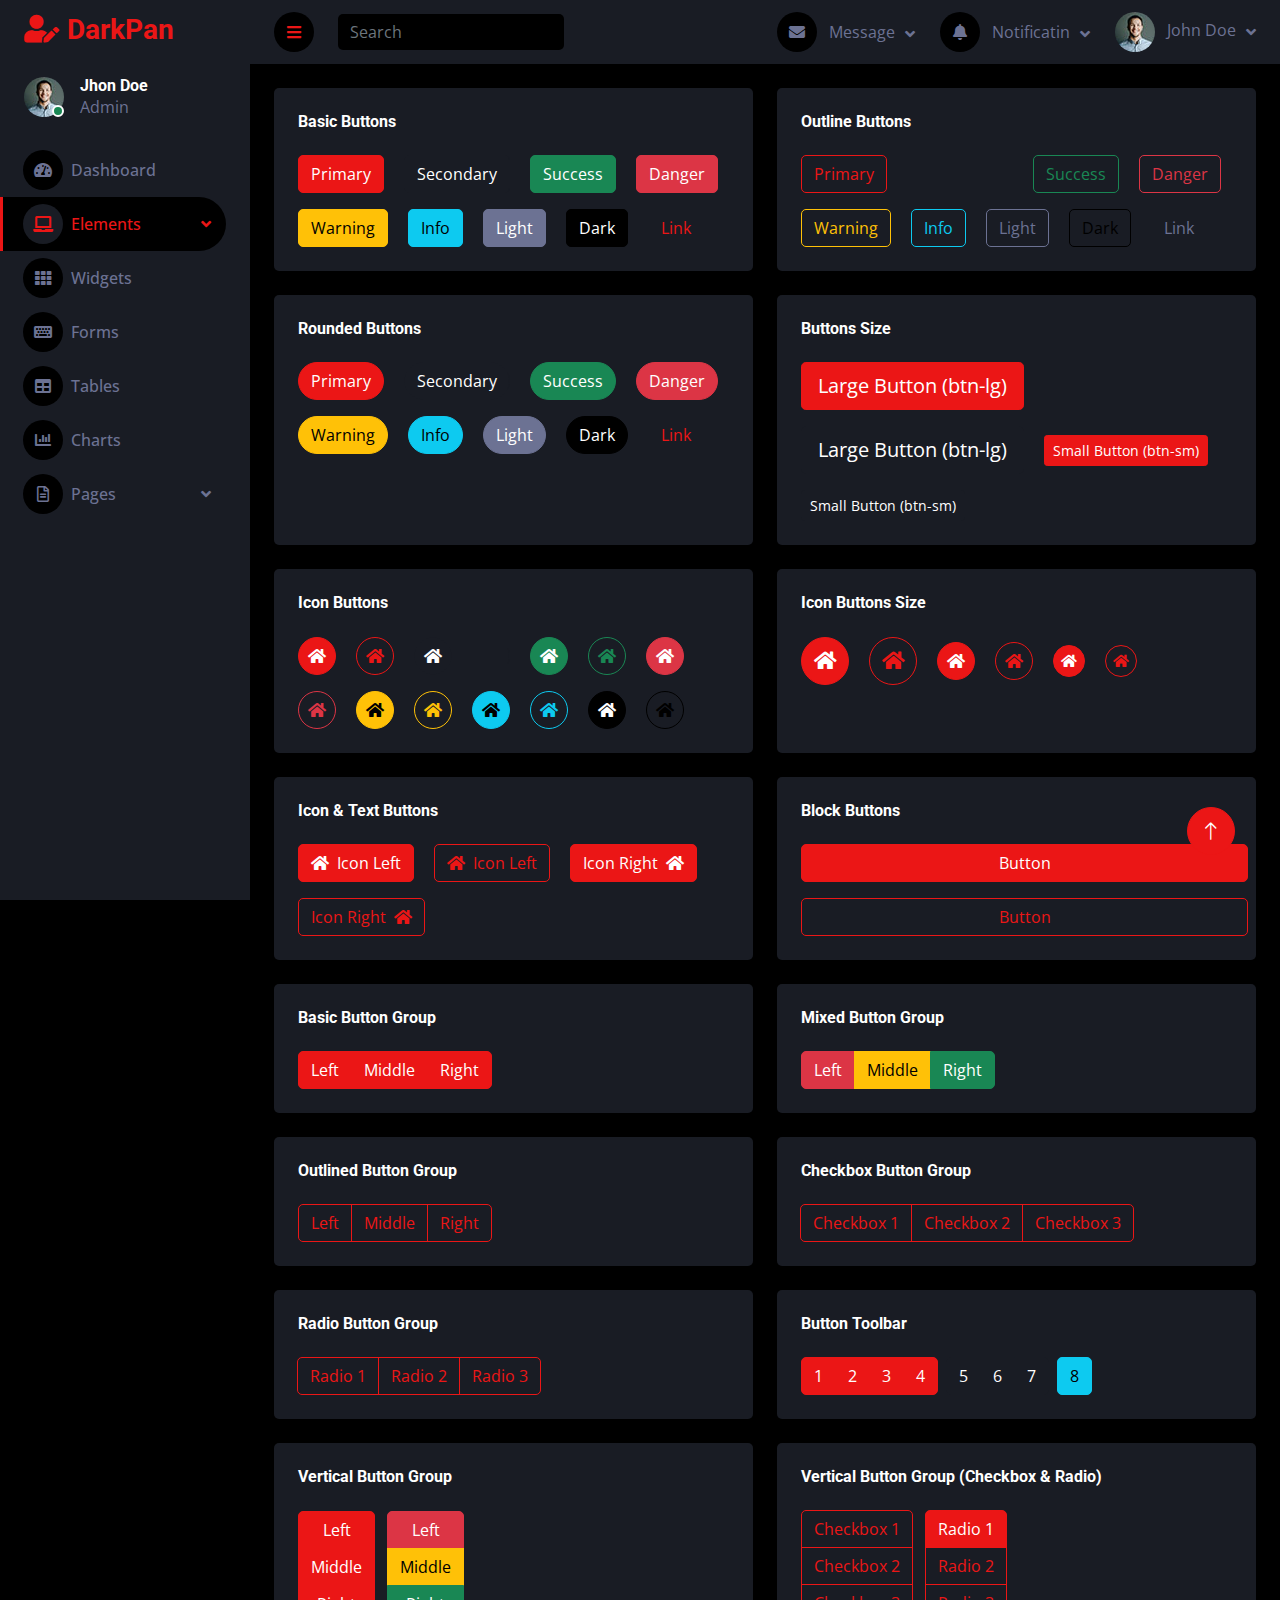
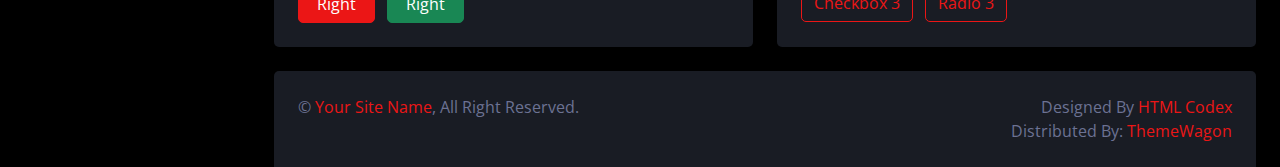
<file: adminrties.biz235/button.html>
<!DOCTYPE html>
<html lang="en">

<head>
    <meta charset="utf-8">
    <title>DarkPan - Bootstrap 5 Admin Template</title>
    <meta content="width=device-width, initial-scale=1.0" name="viewport">
    <meta content="" name="keywords">
    <meta content="" name="description">

    <!-- Favicon -->
    <link href="img/favicon.ico" rel="icon">

    <!-- Google Web Fonts -->
    <link rel="preconnect" href="https://fonts.googleapis.com">
    <link rel="preconnect" href="https://fonts.gstatic.com" crossorigin>
    <link href="https://fonts.googleapis.com/css2?family=Open+Sans:wght@400;600&family=Roboto:wght@500;700&display=swap" rel="stylesheet"> 
    
    <!-- Icon Font Stylesheet -->
    <link href="https://cdnjs.cloudflare.com/ajax/libs/font-awesome/5.10.0/css/all.min.css" rel="stylesheet">
    <link href="https://cdn.jsdelivr.net/npm/bootstrap-icons@1.4.1/font/bootstrap-icons.css" rel="stylesheet">

    <!-- Libraries Stylesheet -->
    <link href="lib/owlcarousel/assets/owl.carousel.min.css" rel="stylesheet">
    <link href="lib/tempusdominus/css/tempusdominus-bootstrap-4.min.css" rel="stylesheet" />

    <!-- Customized Bootstrap Stylesheet -->
    <link href="css/bootstrap.min.css" rel="stylesheet">

    <!-- Template Stylesheet -->
    <link href="css/style.css" rel="stylesheet">
</head>

<body>
    <div class="container-fluid position-relative d-flex p-0">
        <!-- Spinner Start -->
        <div id="spinner" class="show bg-dark position-fixed translate-middle w-100 vh-100 top-50 start-50 d-flex align-items-center justify-content-center">
            <div class="spinner-border text-primary" style="width: 3rem; height: 3rem;" role="status">
                <span class="sr-only">Loading...</span>
            </div>
        </div>
        <!-- Spinner End -->


        <!-- Sidebar Start -->
        <div class="sidebar pe-4 pb-3">
            <nav class="navbar bg-secondary navbar-dark">
                <a href="index.html" class="navbar-brand mx-4 mb-3">
                    <h3 class="text-primary"><i class="fa fa-user-edit me-2"></i>DarkPan</h3>
                </a>
                <div class="d-flex align-items-center ms-4 mb-4">
                    <div class="position-relative">
                        <img class="rounded-circle" src="img/user.jpg" alt="" style="width: 40px; height: 40px;">
                        <div class="bg-success rounded-circle border border-2 border-white position-absolute end-0 bottom-0 p-1"></div>
                    </div>
                    <div class="ms-3">
                        <h6 class="mb-0">Jhon Doe</h6>
                        <span>Admin</span>
                    </div>
                </div>
                <div class="navbar-nav w-100">
                    <a href="index.html" class="nav-item nav-link"><i class="fa fa-tachometer-alt me-2"></i>Dashboard</a>
                    <div class="nav-item dropdown">
                        <a href="#" class="nav-link dropdown-toggle active" data-bs-toggle="dropdown"><i class="fa fa-laptop me-2"></i>Elements</a>
                        <div class="dropdown-menu bg-transparent border-0">
                            <a href="button.html" class="dropdown-item active">Buttons</a>
                            <a href="typography.html" class="dropdown-item">Typography</a>
                            <a href="element.html" class="dropdown-item">Other Elements</a>
                        </div>
                    </div>
                    <a href="widget.html" class="nav-item nav-link"><i class="fa fa-th me-2"></i>Widgets</a>
                    <a href="form.html" class="nav-item nav-link"><i class="fa fa-keyboard me-2"></i>Forms</a>
                    <a href="table.html" class="nav-item nav-link"><i class="fa fa-table me-2"></i>Tables</a>
                    <a href="chart.html" class="nav-item nav-link"><i class="fa fa-chart-bar me-2"></i>Charts</a>
                    <div class="nav-item dropdown">
                        <a href="#" class="nav-link dropdown-toggle" data-bs-toggle="dropdown"><i class="far fa-file-alt me-2"></i>Pages</a>
                        <div class="dropdown-menu bg-transparent border-0">
                            <a href="signin.html" class="dropdown-item">Sign In</a>
                            <a href="signup.html" class="dropdown-item">Sign Up</a>
                            <a href="404.html" class="dropdown-item">404 Error</a>
                            <a href="blank.html" class="dropdown-item">Blank Page</a>
                        </div>
                    </div>
                </div>
            </nav>
        </div>
        <!-- Sidebar End -->


        <!-- Content Start -->
        <div class="content">
            <!-- Navbar Start -->
            <nav class="navbar navbar-expand bg-secondary navbar-dark sticky-top px-4 py-0">
                <a href="index.html" class="navbar-brand d-flex d-lg-none me-4">
                    <h2 class="text-primary mb-0"><i class="fa fa-user-edit"></i></h2>
                </a>
                <a href="#" class="sidebar-toggler flex-shrink-0">
                    <i class="fa fa-bars"></i>
                </a>
                <form class="d-none d-md-flex ms-4">
                    <input class="form-control bg-dark border-0" type="search" placeholder="Search">
                </form>
                <div class="navbar-nav align-items-center ms-auto">
                    <div class="nav-item dropdown">
                        <a href="#" class="nav-link dropdown-toggle" data-bs-toggle="dropdown">
                            <i class="fa fa-envelope me-lg-2"></i>
                            <span class="d-none d-lg-inline-flex">Message</span>
                        </a>
                        <div class="dropdown-menu dropdown-menu-end bg-secondary border-0 rounded-0 rounded-bottom m-0">
                            <a href="#" class="dropdown-item">
                                <div class="d-flex align-items-center">
                                    <img class="rounded-circle" src="img/user.jpg" alt="" style="width: 40px; height: 40px;">
                                    <div class="ms-2">
                                        <h6 class="fw-normal mb-0">Jhon send you a message</h6>
                                        <small>15 minutes ago</small>
                                    </div>
                                </div>
                            </a>
                            <hr class="dropdown-divider">
                            <a href="#" class="dropdown-item">
                                <div class="d-flex align-items-center">
                                    <img class="rounded-circle" src="img/user.jpg" alt="" style="width: 40px; height: 40px;">
                                    <div class="ms-2">
                                        <h6 class="fw-normal mb-0">Jhon send you a message</h6>
                                        <small>15 minutes ago</small>
                                    </div>
                                </div>
                            </a>
                            <hr class="dropdown-divider">
                            <a href="#" class="dropdown-item">
                                <div class="d-flex align-items-center">
                                    <img class="rounded-circle" src="img/user.jpg" alt="" style="width: 40px; height: 40px;">
                                    <div class="ms-2">
                                        <h6 class="fw-normal mb-0">Jhon send you a message</h6>
                                        <small>15 minutes ago</small>
                                    </div>
                                </div>
                            </a>
                            <hr class="dropdown-divider">
                            <a href="#" class="dropdown-item text-center">See all message</a>
                        </div>
                    </div>
                    <div class="nav-item dropdown">
                        <a href="#" class="nav-link dropdown-toggle" data-bs-toggle="dropdown">
                            <i class="fa fa-bell me-lg-2"></i>
                            <span class="d-none d-lg-inline-flex">Notificatin</span>
                        </a>
                        <div class="dropdown-menu dropdown-menu-end bg-secondary border-0 rounded-0 rounded-bottom m-0">
                            <a href="#" class="dropdown-item">
                                <h6 class="fw-normal mb-0">Profile updated</h6>
                                <small>15 minutes ago</small>
                            </a>
                            <hr class="dropdown-divider">
                            <a href="#" class="dropdown-item">
                                <h6 class="fw-normal mb-0">New user added</h6>
                                <small>15 minutes ago</small>
                            </a>
                            <hr class="dropdown-divider">
                            <a href="#" class="dropdown-item">
                                <h6 class="fw-normal mb-0">Password changed</h6>
                                <small>15 minutes ago</small>
                            </a>
                            <hr class="dropdown-divider">
                            <a href="#" class="dropdown-item text-center">See all notifications</a>
                        </div>
                    </div>
                    <div class="nav-item dropdown">
                        <a href="#" class="nav-link dropdown-toggle" data-bs-toggle="dropdown">
                            <img class="rounded-circle me-lg-2" src="img/user.jpg" alt="" style="width: 40px; height: 40px;">
                            <span class="d-none d-lg-inline-flex">John Doe</span>
                        </a>
                        <div class="dropdown-menu dropdown-menu-end bg-secondary border-0 rounded-0 rounded-bottom m-0">
                            <a href="#" class="dropdown-item">My Profile</a>
                            <a href="#" class="dropdown-item">Settings</a>
                            <a href="#" class="dropdown-item">Log Out</a>
                        </div>
                    </div>
                </div>
            </nav>
            <!-- Navbar End -->


            <!-- Button Start -->
            <div class="container-fluid pt-4 px-4">
                <div class="row g-4">
                    <div class="col-sm-12 col-xl-6">
                        <div class="bg-secondary rounded h-100 p-4">
                            <h6 class="mb-4">Basic Buttons</h6>
                            <div class="m-n2">
                                <button type="button" class="btn btn-primary m-2">Primary</button>
                                <button type="button" class="btn btn-secondary m-2">Secondary</button>
                                <button type="button" class="btn btn-success m-2">Success</button>
                                <button type="button" class="btn btn-danger m-2">Danger</button>
                                <button type="button" class="btn btn-warning m-2">Warning</button>
                                <button type="button" class="btn btn-info m-2">Info</button>
                                <button type="button" class="btn btn-light m-2">Light</button>
                                <button type="button" class="btn btn-dark m-2">Dark</button>
                                <button type="button" class="btn btn-link m-2">Link</button>
                            </div>
                        </div>
                    </div>
                    <div class="col-sm-12 col-xl-6">
                        <div class="bg-secondary rounded h-100 p-4">
                            <h6 class="mb-4">Outline Buttons</h6>
                            <div class="m-n2">
                                <button type="button" class="btn btn-outline-primary m-2">Primary</button>
                                <button type="button" class="btn btn-outline-secondary m-2">Secondary</button>
                                <button type="button" class="btn btn-outline-success m-2">Success</button>
                                <button type="button" class="btn btn-outline-danger m-2">Danger</button>
                                <button type="button" class="btn btn-outline-warning m-2">Warning</button>
                                <button type="button" class="btn btn-outline-info m-2">Info</button>
                                <button type="button" class="btn btn-outline-light m-2">Light</button>
                                <button type="button" class="btn btn-outline-dark m-2">Dark</button>
                                <button type="button" class="btn btn-outline-link m-2">Link</button>
                            </div>
                        </div>
                    </div>
                    <div class="col-sm-12 col-xl-6">
                        <div class="bg-secondary rounded h-100 p-4">
                            <h6 class="mb-4">Rounded Buttons</h6>
                            <div class="m-n2">
                                <button type="button" class="btn btn-primary rounded-pill m-2">Primary</button>
                                <button type="button" class="btn btn-secondary rounded-pill m-2">Secondary</button>
                                <button type="button" class="btn btn-success rounded-pill m-2">Success</button>
                                <button type="button" class="btn btn-danger rounded-pill m-2">Danger</button>
                                <button type="button" class="btn btn-warning rounded-pill m-2">Warning</button>
                                <button type="button" class="btn btn-info rounded-pill m-2">Info</button>
                                <button type="button" class="btn btn-light rounded-pill m-2">Light</button>
                                <button type="button" class="btn btn-dark rounded-pill m-2">Dark</button>
                                <button type="button" class="btn btn-link rounded-pill m-2">Link</button>
                            </div>
                        </div>
                    </div>
                    <div class="col-sm-12 col-xl-6">
                        <div class="bg-secondary rounded h-100 p-4">
                            <h6 class="mb-4">Buttons Size</h6>
                            <div class="m-n2">
                                <button type="button" class="btn btn-lg btn-primary m-2">Large Button (btn-lg)</button>
                                <button type="button" class="btn btn-lg btn-secondary m-2">Large Button (btn-lg)</button>
                                <button type="button" class="btn btn-sm btn-primary m-2">Small Button (btn-sm)</button>
                                <button type="button" class="btn btn-sm btn-secondary m-2">Small Button (btn-sm)</button>
                            </div>
                        </div>
                    </div>
                    <div class="col-sm-12 col-xl-6">
                        <div class="bg-secondary rounded h-100 p-4">
                            <h6 class="mb-4">Icon Buttons</h6>
                            <div class="m-n2">
                                <button type="button" class="btn btn-square btn-primary m-2"><i class="fa fa-home"></i></button>
                                <button type="button" class="btn btn-square btn-outline-primary m-2"><i class="fa fa-home"></i></button>
                                <button type="button" class="btn btn-square btn-secondary m-2"><i class="fa fa-home"></i></button>
                                <button type="button" class="btn btn-square btn-outline-secondary m-2"><i class="fa fa-home"></i></button>
                                <button type="button" class="btn btn-square btn-success m-2"><i class="fa fa-home"></i></button>
                                <button type="button" class="btn btn-square btn-outline-success m-2"><i class="fa fa-home"></i></button>
                                <button type="button" class="btn btn-square btn-danger m-2"><i class="fa fa-home"></i></button>
                                <button type="button" class="btn btn-square btn-outline-danger m-2"><i class="fa fa-home"></i></button>
                                <button type="button" class="btn btn-square btn-warning m-2"><i class="fa fa-home"></i></button>
                                <button type="button" class="btn btn-square btn-outline-warning m-2"><i class="fa fa-home"></i></button>
                                <button type="button" class="btn btn-square btn-info m-2"><i class="fa fa-home"></i></button>
                                <button type="button" class="btn btn-square btn-outline-info m-2"><i class="fa fa-home"></i></button>
                                <button type="button" class="btn btn-square btn-dark m-2"><i class="fa fa-home"></i></button>
                                <button type="button" class="btn btn-square btn-outline-dark m-2"><i class="fa fa-home"></i></button>
                            </div>
                        </div>
                    </div>
                    <div class="col-sm-12 col-xl-6">
                        <div class="bg-secondary rounded h-100 p-4">
                            <h6 class="mb-4">Icon Buttons Size</h6>
                            <div class="m-n2">
                                <button type="button" class="btn btn-lg btn-lg-square btn-primary m-2"><i class="fa fa-home"></i></button>
                                <button type="button" class="btn btn-lg btn-lg-square btn-outline-primary m-2"><i class="fa fa-home"></i></button>
                                <button type="button" class="btn btn-square btn-primary m-2"><i class="fa fa-home"></i></button>
                                <button type="button" class="btn btn-square btn-outline-primary m-2"><i class="fa fa-home"></i></button>
                                <button type="button" class="btn btn-sm btn-sm-square btn-primary m-2"><i class="fa fa-home"></i></button>
                                <button type="button" class="btn btn-sm btn-sm-square btn-outline-primary m-2"><i class="fa fa-home"></i></button>
                            </div>
                        </div>
                    </div>
                    <div class="col-sm-12 col-xl-6">
                        <div class="bg-secondary rounded h-100 p-4">
                            <h6 class="mb-4">Icon & Text Buttons</h6>
                            <div class="m-n2">
                                <button type="button" class="btn btn-primary m-2"><i class="fa fa-home me-2"></i>Icon Left</button>
                                <button type="button" class="btn btn-outline-primary m-2"><i class="fa fa-home me-2"></i>Icon Left</button>
                                <button type="button" class="btn btn-primary m-2">Icon Right<i class="fa fa-home ms-2"></i></button>
                                <button type="button" class="btn btn-outline-primary m-2">Icon Right<i class="fa fa-home ms-2"></i></button>
                            </div>
                        </div>
                    </div>
                    <div class="col-sm-12 col-xl-6">
                        <div class="bg-secondary rounded h-100 p-4">
                            <h6 class="mb-4">Block Buttons</h6>
                            <div class="m-n2">
                                <button class="btn btn-primary w-100 m-2" type="button">Button</button>
                                <button class="btn btn-outline-primary w-100 m-2" type="button">Button</button>
                            </div>
                        </div>
                    </div>
                    <div class="col-sm-12 col-xl-6">
                        <div class="bg-secondary rounded h-100 p-4">
                            <h6 class="mb-4">Basic Button Group</h6>
                            <div class="btn-group" role="group">
                                <button type="button" class="btn btn-primary">Left</button>
                                <button type="button" class="btn btn-primary">Middle</button>
                                <button type="button" class="btn btn-primary">Right</button>
                            </div>
                        </div>
                    </div>
                    <div class="col-sm-12 col-xl-6">
                        <div class="bg-secondary rounded h-100 p-4">
                            <h6 class="mb-4">Mixed Button Group</h6>
                            <div class="btn-group" role="group">
                                <button type="button" class="btn btn-danger">Left</button>
                                <button type="button" class="btn btn-warning">Middle</button>
                                <button type="button" class="btn btn-success">Right</button>
                            </div>
                        </div>
                    </div>
                    <div class="col-sm-12 col-xl-6">
                        <div class="bg-secondary rounded h-100 p-4">
                            <h6 class="mb-4">Outlined Button Group</h6>
                            <div class="btn-group" role="group">
                                <button type="button" class="btn btn-outline-primary">Left</button>
                                <button type="button" class="btn btn-outline-primary">Middle</button>
                                <button type="button" class="btn btn-outline-primary">Right</button>
                            </div>
                        </div>
                    </div>
                    <div class="col-sm-12 col-xl-6">
                        <div class="bg-secondary rounded h-100 p-4">
                            <h6 class="mb-4">Checkbox Button Group</h6>
                            <div class="btn-group" role="group">
                                <input type="checkbox" class="btn-check" id="btncheck1" autocomplete="off">
                                <label class="btn btn-outline-primary" for="btncheck1">Checkbox 1</label>

                                <input type="checkbox" class="btn-check" id="btncheck2" autocomplete="off">
                                <label class="btn btn-outline-primary" for="btncheck2">Checkbox 2</label>

                                <input type="checkbox" class="btn-check" id="btncheck3" autocomplete="off">
                                <label class="btn btn-outline-primary" for="btncheck3">Checkbox 3</label>
                            </div>
                        </div>
                    </div>
                    <div class="col-sm-12 col-xl-6">
                        <div class="bg-secondary rounded h-100 p-4">
                            <h6 class="mb-4">Radio Button Group</h6>
                            <div class="btn-group" role="group">
                                <input type="radio" class="btn-check" name="btnradio" id="btnradio1" autocomplete="off"
                                    checked>
                                <label class="btn btn-outline-primary" for="btnradio1">Radio 1</label>

                                <input type="radio" class="btn-check" name="btnradio" id="btnradio2" autocomplete="off">
                                <label class="btn btn-outline-primary" for="btnradio2">Radio 2</label>

                                <input type="radio" class="btn-check" name="btnradio" id="btnradio3" autocomplete="off">
                                <label class="btn btn-outline-primary" for="btnradio3">Radio 3</label>
                            </div>
                        </div>
                    </div>
                    <div class="col-sm-12 col-xl-6">
                        <div class="bg-secondary rounded h-100 p-4">
                            <h6 class="mb-4">Button Toolbar</h6>
                            <div class="btn-toolbar" role="toolbar">
                                <div class="btn-group me-2" role="group" aria-label="First group">
                                    <button type="button" class="btn btn-primary">1</button>
                                    <button type="button" class="btn btn-primary">2</button>
                                    <button type="button" class="btn btn-primary">3</button>
                                    <button type="button" class="btn btn-primary">4</button>
                                </div>
                                <div class="btn-group me-2" role="group" aria-label="Second group">
                                    <button type="button" class="btn btn-secondary">5</button>
                                    <button type="button" class="btn btn-secondary">6</button>
                                    <button type="button" class="btn btn-secondary">7</button>
                                </div>
                                <div class="btn-group" role="group" aria-label="Third group">
                                    <button type="button" class="btn btn-info">8</button>
                                </div>
                            </div>
                        </div>
                    </div>
                    <div class="col-sm-12 col-xl-6">
                        <div class="bg-secondary rounded h-100 p-4">
                            <h6 class="mb-4">Vertical Button Group</h6>
                            <div class="btn-group-vertical me-2" role="group">
                                <button type="button" class="btn btn-primary">Left</button>
                                <button type="button" class="btn btn-primary">Middle</button>
                                <button type="button" class="btn btn-primary">Right</button>
                            </div>
                            <div class="btn-group-vertical" role="group">
                                <button type="button" class="btn btn-danger">Left</button>
                                <button type="button" class="btn btn-warning">Middle</button>
                                <button type="button" class="btn btn-success">Right</button>
                            </div>
                        </div>
                    </div>
                    <div class="col-sm-12 col-xl-6">
                        <div class="bg-secondary rounded h-100 p-4">
                            <h6 class="mb-4">Vertical Button Group (Checkbox & Radio)</h6>
                            <div class="btn-group-vertical me-2" role="group">
                                <input type="checkbox" class="btn-check" id="btncheck1" autocomplete="off">
                                <label class="btn btn-outline-primary" for="btncheck1">Checkbox 1</label>

                                <input type="checkbox" class="btn-check" id="btncheck2" autocomplete="off">
                                <label class="btn btn-outline-primary" for="btncheck2">Checkbox 2</label>

                                <input type="checkbox" class="btn-check" id="btncheck3" autocomplete="off">
                                <label class="btn btn-outline-primary" for="btncheck3">Checkbox 3</label>
                            </div>
                            <div class="btn-group-vertical" role="group">
                                <input type="radio" class="btn-check" name="btnradio" id="btnradio1" autocomplete="off"
                                    checked>
                                <label class="btn btn-outline-primary" for="btnradio1">Radio 1</label>

                                <input type="radio" class="btn-check" name="btnradio" id="btnradio2" autocomplete="off">
                                <label class="btn btn-outline-primary" for="btnradio2">Radio 2</label>

                                <input type="radio" class="btn-check" name="btnradio" id="btnradio3" autocomplete="off">
                                <label class="btn btn-outline-primary" for="btnradio3">Radio 3</label>
                            </div>
                        </div>
                    </div>
                </div>
            </div>
            <!-- Button End -->


            <!-- Footer Start -->
            <div class="container-fluid pt-4 px-4">
                <div class="bg-secondary rounded-top p-4">
                    <div class="row">
                        <div class="col-12 col-sm-6 text-center text-sm-start">
                            &copy; <a href="#">Your Site Name</a>, All Right Reserved. 
                        </div>
                        <div class="col-12 col-sm-6 text-center text-sm-end">
                            <!--/*** This template is free as long as you keep the footer author’s credit link/attribution link/backlink. If you'd like to use the template without the footer author’s credit link/attribution link/backlink, you can purchase the Credit Removal License from "https://htmlcodex.com/credit-removal". Thank you for your support. ***/-->
                            Designed By <a href="https://htmlcodex.com">HTML Codex</a>
                            <br>Distributed By: <a href="https://themewagon.com" target="_blank">ThemeWagon</a>
                        </div>
                    </div>
                </div>
            </div>
            <!-- Footer End -->
        </div>
        <!-- Content End -->


        <!-- Back to Top -->
        <a href="#" class="btn btn-lg btn-primary btn-lg-square back-to-top"><i class="bi bi-arrow-up"></i></a>
    </div>

    <!-- JavaScript Libraries -->
    <script src="https://code.jquery.com/jquery-3.4.1.min.js"></script>
    <script src="https://cdn.jsdelivr.net/npm/bootstrap@5.0.0/dist/js/bootstrap.bundle.min.js"></script>
    <script src="lib/chart/chart.min.js"></script>
    <script src="lib/easing/easing.min.js"></script>
    <script src="lib/waypoints/waypoints.min.js"></script>
    <script src="lib/owlcarousel/owl.carousel.min.js"></script>
    <script src="lib/tempusdominus/js/moment.min.js"></script>
    <script src="lib/tempusdominus/js/moment-timezone.min.js"></script>
    <script src="lib/tempusdominus/js/tempusdominus-bootstrap-4.min.js"></script>

    <!-- Template Javascript -->
    <script src="js/main.js"></script>
</body>

</html>
</file>
<file: adminrties.biz235/css/style.css>
/********** Template CSS **********/
:root {
    --primary: #EB1616;
    --secondary: #191C24;
    --light: #6C7293;
    --dark: #000000;
}

.back-to-top {
    position: fixed;
    display: none;
    right: 45px;
    bottom: 45px;
    z-index: 99;
}


/*** Spinner ***/
#spinner {
    opacity: 0;
    visibility: hidden;
    transition: opacity .5s ease-out, visibility 0s linear .5s;
    z-index: 99999;
}

#spinner.show {
    transition: opacity .5s ease-out, visibility 0s linear 0s;
    visibility: visible;
    opacity: 1;
}


/*** Button ***/
.btn {
    transition: .5s;
}

.btn-square {
    width: 38px;
    height: 38px;
}

.btn-sm-square {
    width: 32px;
    height: 32px;
}

.btn-lg-square {
    width: 48px;
    height: 48px;
}

.btn-square,
.btn-sm-square,
.btn-lg-square {
    padding: 0;
    display: inline-flex;
    align-items: center;
    justify-content: center;
    font-weight: normal;
    border-radius: 50px;
}


/*** Layout ***/
.sidebar {
    position: fixed;
    top: 0;
    left: 0;
    bottom: 0;
    width: 250px;
    height: 100vh;
    overflow-y: auto;
    background: var(--secondary);
    transition: 0.5s;
    z-index: 999;
}

.content {
    margin-left: 250px;
    min-height: 100vh;
    background: var(--dark);
    transition: 0.5s;
}

@media (min-width: 992px) {
    .sidebar {
        margin-left: 0;
    }

    .sidebar.open {
        margin-left: -250px;
    }

    .content {
        width: calc(100% - 250px);
    }

    .content.open {
        width: 100%;
        margin-left: 0;
    }
}

@media (max-width: 991.98px) {
    .sidebar {
        margin-left: -250px;
    }

    .sidebar.open {
        margin-left: 0;
    }

    .content {
        width: 100%;
        margin-left: 0;
    }
}


/*** Navbar ***/
.sidebar .navbar .navbar-nav .nav-link {
    padding: 7px 20px;
    color: var(--light);
    font-weight: 500;
    border-left: 3px solid var(--secondary);
    border-radius: 0 30px 30px 0;
    outline: none;
}

.sidebar .navbar .navbar-nav .nav-link:hover,
.sidebar .navbar .navbar-nav .nav-link.active {
    color: var(--primary);
    background: var(--dark);
    border-color: var(--primary);
}

.sidebar .navbar .navbar-nav .nav-link i {
    width: 40px;
    height: 40px;
    display: inline-flex;
    align-items: center;
    justify-content: center;
    background: var(--dark);
    border-radius: 40px;
}

.sidebar .navbar .navbar-nav .nav-link:hover i,
.sidebar .navbar .navbar-nav .nav-link.active i {
    background: var(--secondary);
}

.sidebar .navbar .dropdown-toggle::after {
    position: absolute;
    top: 15px;
    right: 15px;
    border: none;
    content: "\f107";
    font-family: "Font Awesome 5 Free";
    font-weight: 900;
    transition: .5s;
}

.sidebar .navbar .dropdown-toggle[aria-expanded=true]::after {
    transform: rotate(-180deg);
}

.sidebar .navbar .dropdown-item {
    padding-left: 25px;
    border-radius: 0 30px 30px 0;
    color: var(--light);
}

.sidebar .navbar .dropdown-item:hover,
.sidebar .navbar .dropdown-item.active {
    background: var(--dark);
}

.content .navbar .navbar-nav .nav-link {
    margin-left: 25px;
    padding: 12px 0;
    color: var(--light);
    outline: none;
}

.content .navbar .navbar-nav .nav-link:hover,
.content .navbar .navbar-nav .nav-link.active {
    color: var(--primary);
}

.content .navbar .sidebar-toggler,
.content .navbar .navbar-nav .nav-link i {
    width: 40px;
    height: 40px;
    display: inline-flex;
    align-items: center;
    justify-content: center;
    background: var(--dark);
    border-radius: 40px;
}

.content .navbar .dropdown-item {
    color: var(--light);
}

.content .navbar .dropdown-item:hover,
.content .navbar .dropdown-item.active {
    background: var(--dark);
}

.content .navbar .dropdown-toggle::after {
    margin-left: 6px;
    vertical-align: middle;
    border: none;
    content: "\f107";
    font-family: "Font Awesome 5 Free";
    font-weight: 900;
    transition: .5s;
}

.content .navbar .dropdown-toggle[aria-expanded=true]::after {
    transform: rotate(-180deg);
}

@media (max-width: 575.98px) {
    .content .navbar .navbar-nav .nav-link {
        margin-left: 15px;
    }
}


/*** Date Picker ***/
.bootstrap-datetimepicker-widget.bottom {
    top: auto !important;
}

.bootstrap-datetimepicker-widget .table * {
    border-bottom-width: 0px;
}

.bootstrap-datetimepicker-widget .table th {
    font-weight: 500;
}

.bootstrap-datetimepicker-widget.dropdown-menu {
    padding: 10px;
    border-radius: 2px;
}

.bootstrap-datetimepicker-widget table td.active,
.bootstrap-datetimepicker-widget table td.active:hover {
    background: var(--primary);
}

.bootstrap-datetimepicker-widget table td.today::before {
    border-bottom-color: var(--primary);
}


/*** Testimonial ***/
.progress .progress-bar {
    width: 0px;
    transition: 2s;
}


/*** Testimonial ***/
.testimonial-carousel .owl-dots {
    margin-top: 24px;
    display: flex;
    align-items: flex-end;
    justify-content: center;
}

.testimonial-carousel .owl-dot {
    position: relative;
    display: inline-block;
    margin: 0 5px;
    width: 15px;
    height: 15px;
    border: 5px solid var(--primary);
    border-radius: 15px;
    transition: .5s;
}

.testimonial-carousel .owl-dot.active {
    background: var(--dark);
    border-color: var(--primary);
}
</file>
<file: assets/css/style.css>
/* Bungee Spice Start */
@import url('https://fonts.googleapis.com/css2?family=Bungee+Spice&display=swap');
/* Bungee Spice End */
/* Kalnia Start */
@import url('https://fonts.googleapis.com/css2?family=Kalnia:wght@100;200;300;400;500;600;700&display=swap');
/* Kalnia End */
*{
    transition: 0.3s ease-in-out !important;
}
body{
    overflow-x: hidden;
}
:root{
    --ff-theme-primary: 'Bungee Spice', sans-serif;
    --ff-theme-secondary: 'Kalnia', serif;
    --color-theme-primary: #61B92E;
}
::selection{
    background: var(--color-theme-primary);
    color: #fff;
}
.container-custom{
    max-width: 100%;
    margin: 0 auto;
}
::-webkit-scrollbar {
    width: 13px;
}
::-webkit-scrollbar-thumb {
    background: var(--color-theme-primary);
    border-radius: 15px;
    border: 3px solid white;
}
::-webkit-scrollbar-track {
    background: white;
}
.ff-theme-primary{
    font-family: var(--ff-theme-primary) !important;
}
.ff-theme-secondary{
    font-family: var(--ff-theme-secondary) !important;
}
.nav-link > span{
    transition: 0s ease-in-out !important;
}
.nav-link.active{
    color: var(--color-theme-primary) !important;
}
.hbg:hover{
    background: var(---hbg) !important;
}
.htext:hover{
    color: var(---htext) !important;
}
.header-navbar::-webkit-scrollbar{
    display: none;
}
.header-navbar>li>a{
    border-left: 1px solid transparent !important;
    border-right: 1px solid transparent !important;
    min-width: fit-content;
}
.header-navbar>li>a:hover,
.header-navbar>li>a.active{
    background: #fff;
    color: var(--color-theme-primary) !important;
    border-left: 1px solid var(--color-theme-primary) !important;
    border-right: 1px solid var(--color-theme-primary) !important;
}
.sidebar-menu>li>div>ul>li>a{
    text-decoration: none !important;
    line-height: 2 !important;
    border: 1px solid #f8f9fa !important;
    border-left: none !important;
    border-right: none !important;
    position: relative;
}
.sidebar-menu>li>div>ul>li>a::before{
    content: "";
    position: absolute;
    height: 100%;
    width: 4px;
    background: var(--color-theme-primary);
    left: 0;
    top: 0;
    opacity: 0;
    transition: 0.3s ease-in-out;
}
.sidebar-menu>li>div>ul>li:last-child>a,
.sidebar-menu>li>div>ul>li:first-child>a{
    border: none !important;
    color: #3f3f3f !important;
}
.sidebar-menu>li>div>ul>li>a:hover,
.sidebar-menu>li>div>ul>li>a.active{
    background: #61b92e5c !important;
}
.sidebar-menu>li>div>ul>li>a:hover::before,
.sidebar-menu>li>div>ul>li>a.active::before{
    opacity: 1;
}
.sidebar-menu-btn.active>div{
    transform: rotate(180deg) !important;
}
.user-profile-dropdown>li>a:hover,
.user-profile-dropdown>li>a.active{
    background: var(--color-theme-primary);
    color: #fff;
}
.banner-slider>.slick-dots{
    width: 100%;
    display: flex;
    margin: 0;
    margin-top: 5px;
    list-style: none;
    gap: 7px;
    flex-wrap: nowrap;
    justify-content: center;
    padding: 0;
    align-items: center;
}
.banner-slider>.slick-dots>li>button{
    background: transparent;
    color: transparent;
    min-width: 12px !important;
    max-width: 12px !important;
    width: 12px !important;
    max-height: 12px !important;
    min-height: 12px !important;
    height: 12px !important;
    border-radius: 100%;
    border: none;
    position: relative;
}
.banner-slider>.slick-dots>li>button::after{
    content: "";
    position: absolute;
    width: 100%;
    height: 100%;
    border-radius: 100%;
    top: 0;
    left: 0;
    background: #c8c8c8;
    transition: 0.3s ease-in-out !important;
}
.banner-slider>.slick-dots>li.slick-active>button::after{
    background: var(--color-theme-primary);
}
.content-sidebar-left-rties.active{
    transform: translateX(-100%);
    opacity: 0;
}
.content-body-rties.active{
    left: 32px !important;
    width: calc(100% - 32px) !important;
}
#sidebarCloseBtn.active{
    left: 0 !important;
}
@media(max-width: 768px){
    .content-sidebar-left-rties{
        transform: translateX(-100%);
        opacity: 0;
    }
    .content-sidebar-left-rties.active{
        transform: translateX(0);
        opacity: 1;
    }
    .content-body-rties{
        left: 32px !important;
        width: calc(100% - 32px) !important;
    }
    #sidebarCloseBtn{
        left: 0 !important;
    }
    #sidebarCloseBtn.active{
        left: 217px !important;
    }
}
.placeholder-success::placeholder{
    color: #198754;
}
</file>
